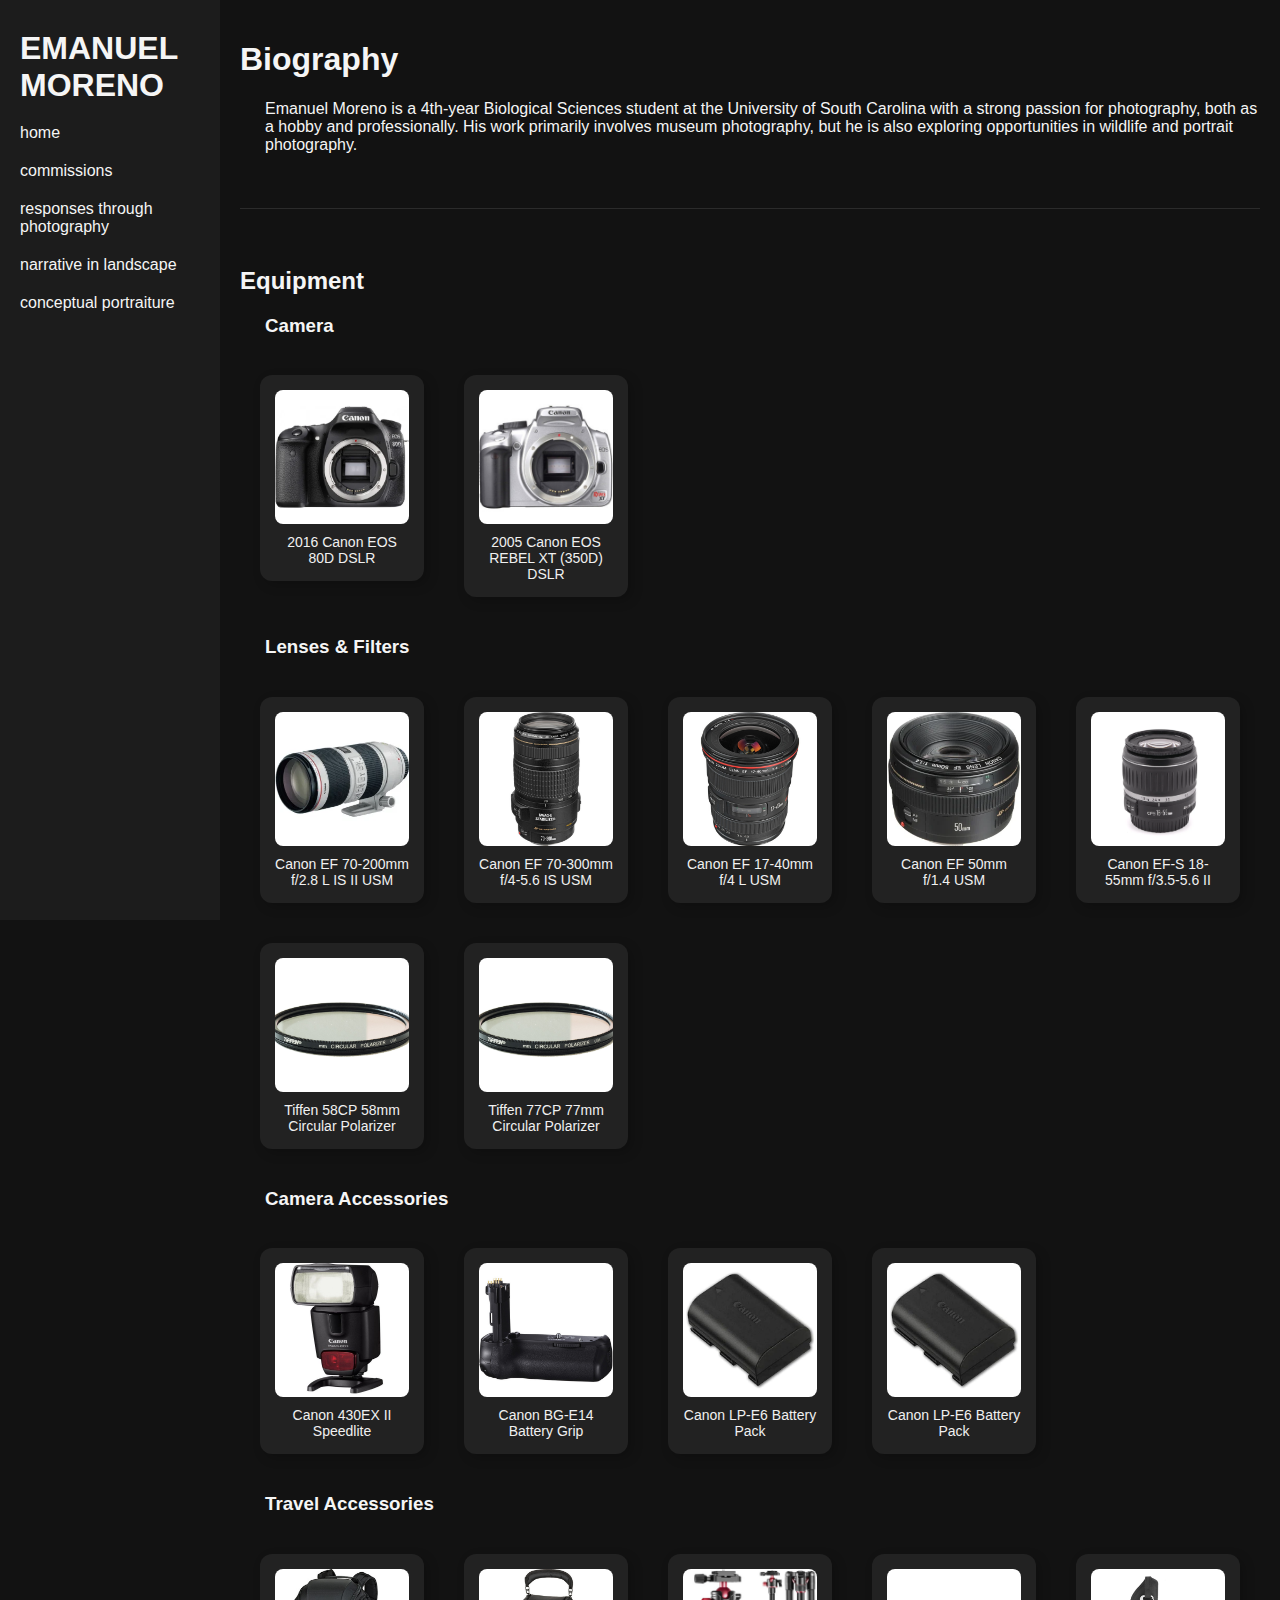
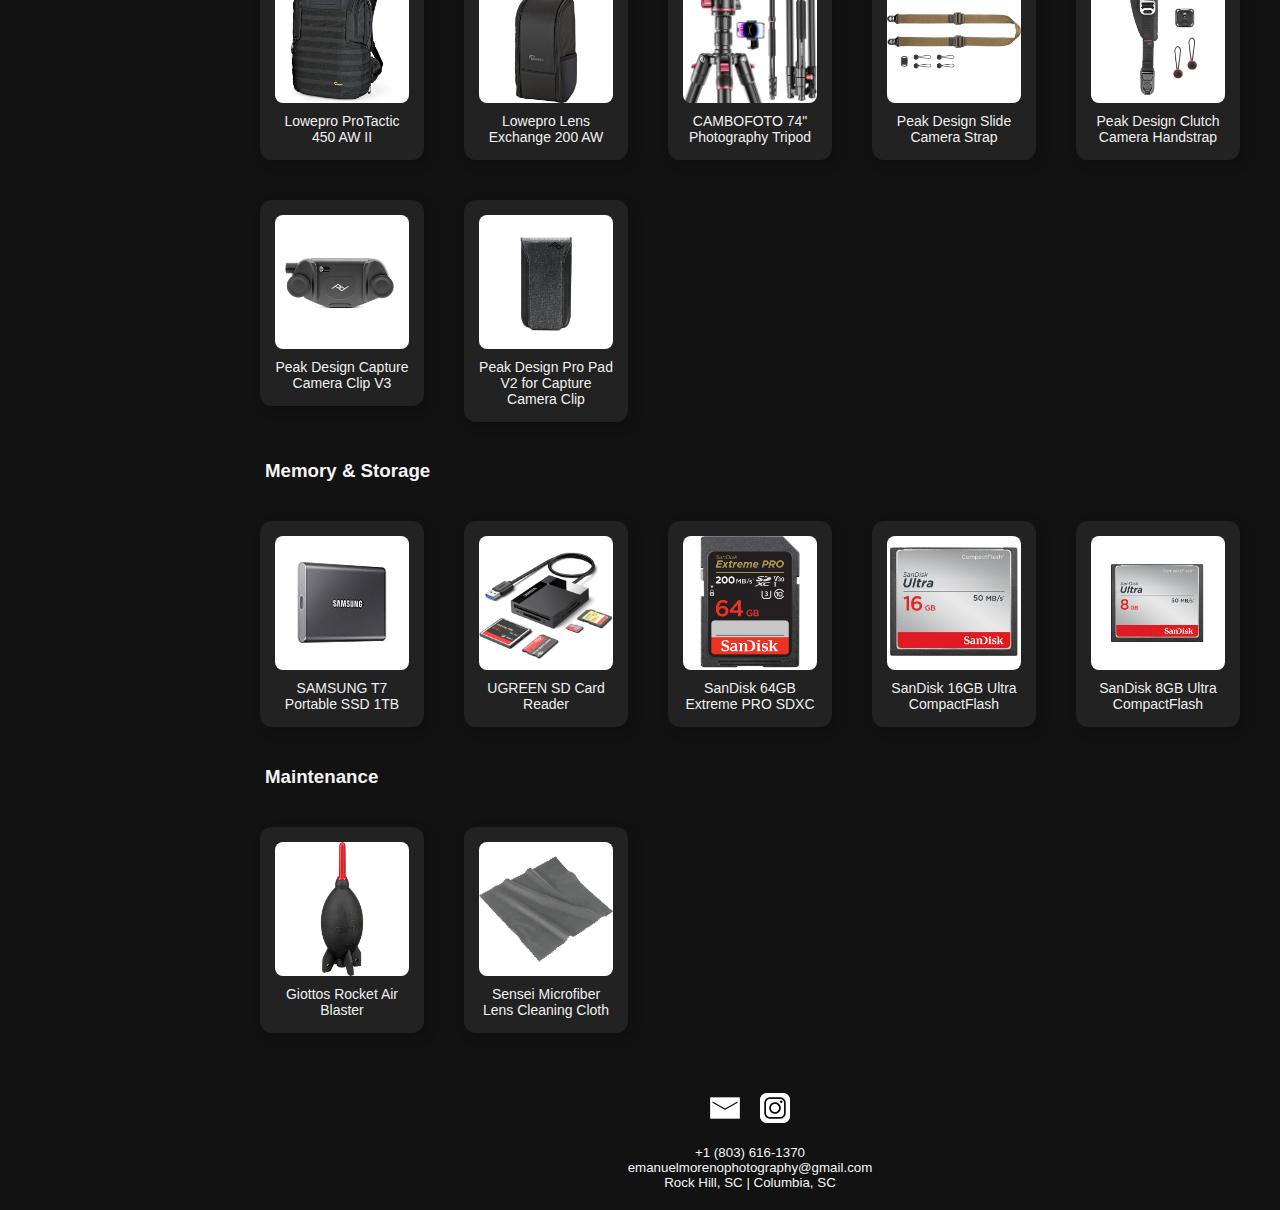
<file: index.html>
<!DOCTYPE html>
<html lang="en">
<head>
    <meta charset="UTF-8">
    <meta name="viewport" content="width=device-width, initial-scale=1.0">
    <title>zekeography | home</title>
    <link rel="icon" type="image/png" href="images/icona.png">
    <link rel="stylesheet" href="styles.css">
</head>
<body>
    <script src="scripts/toggleNav.js"></script>
    <button class="sidebar-toggle"></button>
    <div class="container">
        <nav id="sidebar" class="sidebar">
            <ul>
                <li class="sidebarname">EMANUEL MORENO</li>
                <li><a href="index.html">home</a></li>
                <li><a href="commissions.html">commissions</a></li>
                <li><a href="project1.html">responses through photography</a></li>
                <li><a href="project2.html">narrative in landscape</a></li>
                <li><a href="project3.html">conceptual portraiture</a></li>
            </ul>
        </nav>      

        <main class="content">
            <section id="home">
                <div>
                    <h1>Biography</h1>
                    <p class="ind">Emanuel Moreno is a 4th-year Biological Sciences student at the University of South Carolina with a strong passion for photography, both as a hobby and professionally. His work primarily involves museum photography, but he is also exploring opportunities in wildlife and portrait photography.</p>
                    <br><hr class="hr-style"><br>
                    <h2>Equipment</h2>
                        <div class="section">
                        <h3 class="ind">Camera</h3>
                        <div class="grid-container">
                            <div class="grid-item">
                                <img src="images/equipment/80d.png" alt="Camera">
                                <p>2016 Canon EOS 80D DSLR</p>
                            </div>
                            <div class="grid-item">
                                <img src="images/equipment/rebelxt.png" alt="Camera">
                                <p>2005 Canon EOS REBEL XT (350D) DSLR</p>
                            </div>
                        </div>
                    </div>
                    
                    <div class="section">
                        <h3 class="ind">Lenses & Filters</h3>
                        <div class="grid-container">
                            <div class="grid-item">
                                <img src="images/equipment/70-200mm.png" alt="Lens">
                                <p>Canon EF 70-200mm f/2.8 L IS II USM</p>
                            </div>
                            <div class="grid-item">
                                <img src="images/equipment/70-300mm.png" alt="Lens">
                                <p>Canon EF 70-300mm f/4-5.6 IS USM</p>
                            </div>
                            <div class="grid-item">
                                <img src="images/equipment/17-40mm.png" alt="Lens">
                                <p>Canon EF 17-40mm f/4 L USM</p>
                            </div>
                            <div class="grid-item">
                                <img src="images/equipment/50mm.png" alt="Lens">
                                <p>Canon EF 50mm f/1.4 USM</p>
                            </div>
                            <div class="grid-item">
                                <img src="images/equipment/18-55mm.png" alt="Lens">
                                <p>Canon EF-S 18-55mm f/3.5-5.6 II</p>
                            </div>
                            <div class="grid-item">
                                <img src="images/equipment/tiffen_58mm_cpl.png" alt="Lens">
                                <p>Tiffen 58CP 58mm Circular Polarizer</p>
                            </div>
                            <div class="grid-item">
                                <img src="images/equipment/tiffen_77mm_cpl.png" alt="Lens">
                                <p>Tiffen 77CP 77mm Circular Polarizer</p>
                            </div>
                        </div>
                    </div>

                    <div class="section">
                        <h3 class="ind">Camera Accessories</h3>
                        <div class="grid-container">
                            <div class="grid-item">
                                <img src="images/equipment/speedlite.png" alt="Flash">
                                <p>Canon 430EX II Speedlite</p>
                            </div>
                            <div class="grid-item">
                                <img src="images/equipment/battery_grip.png" alt="Flash">
                                <p>Canon BG-E14 Battery Grip</p>
                            </div>
                            <div class="grid-item">
                                <img src="images/equipment/battery_pack.png" alt="Flash">
                                <p>Canon LP-E6 Battery Pack</p>
                            </div>
                            <div class="grid-item">
                                <img src="images/equipment/battery_pack.png" alt="Flash">
                                <p>Canon LP-E6 Battery Pack</p>
                            </div>
                        </div>
                    </div>
                    
                    <div class="section">
                        <h3 class="ind">Travel Accessories</h3>
                        <div class="grid-container">
                            <div class="grid-item">
                                <img src="images/equipment/lowepro_protactic.png" alt="Bag">
                                <p>Lowepro ProTactic 450 AW II</p>
                            </div>
                            <div class="grid-item">
                                <img src="images/equipment/lowepro_lens_exchange.png" alt="Bag">
                                <p>Lowepro Lens Exchange 200 AW</p>
                            </div>

                            <div class="grid-item">
                                <img src="images/equipment/tripod.png" alt="Tripod">
                                <p>CAMBOFOTO 74" Photography Tripod</p>
                            </div>
                            <div class="grid-item">
                                <img src="images/equipment/pd_slide.png" alt="Lens">
                                <p>Peak Design Slide Camera Strap</p>
                            </div>
                            <div class="grid-item">
                                <img src="images/equipment/pd_clutch.png" alt="Lens">
                                <p>Peak Design Clutch Camera Handstrap</p>
                            </div>
                            <div class="grid-item">
                                <img src="images/equipment/pd_clip.png" alt="Lens">
                                <p>Peak Design Capture Camera Clip V3</p>
                            </div>
                            <div class="grid-item">
                                <img src="images/equipment/pd_pad.png" alt="Lens">
                                <p>Peak Design Pro Pad V2 for Capture Camera Clip</p>
                            </div>
                        </div>
                    </div>
                    
                    <div class="section">
                        <h3 class="ind">Memory & Storage</h3>
                        <div class="grid-container">
                            <div class="grid-item">
                                <img src="images/equipment/samsung_t7.png" alt="Storage">
                                <p>SAMSUNG T7 Portable SSD 1TB</p>
                            </div>
                            <div class="grid-item">
                                <img src="images/equipment/ugreen_reader.png" alt="Lens">
                                <p>UGREEN SD Card Reader</p>
                            </div>
                            <div class="grid-item">
                                <img src="images/equipment/sandisk_64.png" alt="Storage">
                                <p>SanDisk 64GB Extreme PRO SDXC</p>
                            </div>
                            <div class="grid-item">
                                <img src="images/equipment/sandisk_16.png" alt="Storage">
                                <p>SanDisk 16GB Ultra CompactFlash</p>
                            </div>
                            <div class="grid-item">
                                <img src="images/equipment/sandisk_8.png" alt="Storage">
                                <p>SanDisk 8GB Ultra CompactFlash</p>
                            </div>
                        </div>
                    </div>
                    
                    <div class="section">
                        <h3 class="ind">Maintenance</h3>
                        <div class="grid-container">
                            <div class="grid-item">
                                <img src="images/equipment/giottos_rocket.png" alt="Cleaning">
                                <p>Giottos Rocket Air Blaster</p>
                            </div>
                            <div class="grid-item">
                                <img src="images/equipment/sensei_microfiber.png" alt="Cleaning">
                                <p>Sensei Microfiber Lens Cleaning Cloth</p>
                            </div>
                        </div>
                    </div>
                </div>
            </section>
        </main>
    </div>
    <div id="footer"></div>
    <script src="scripts/loadFooter.js"></script>
</body>
</html>
</file>
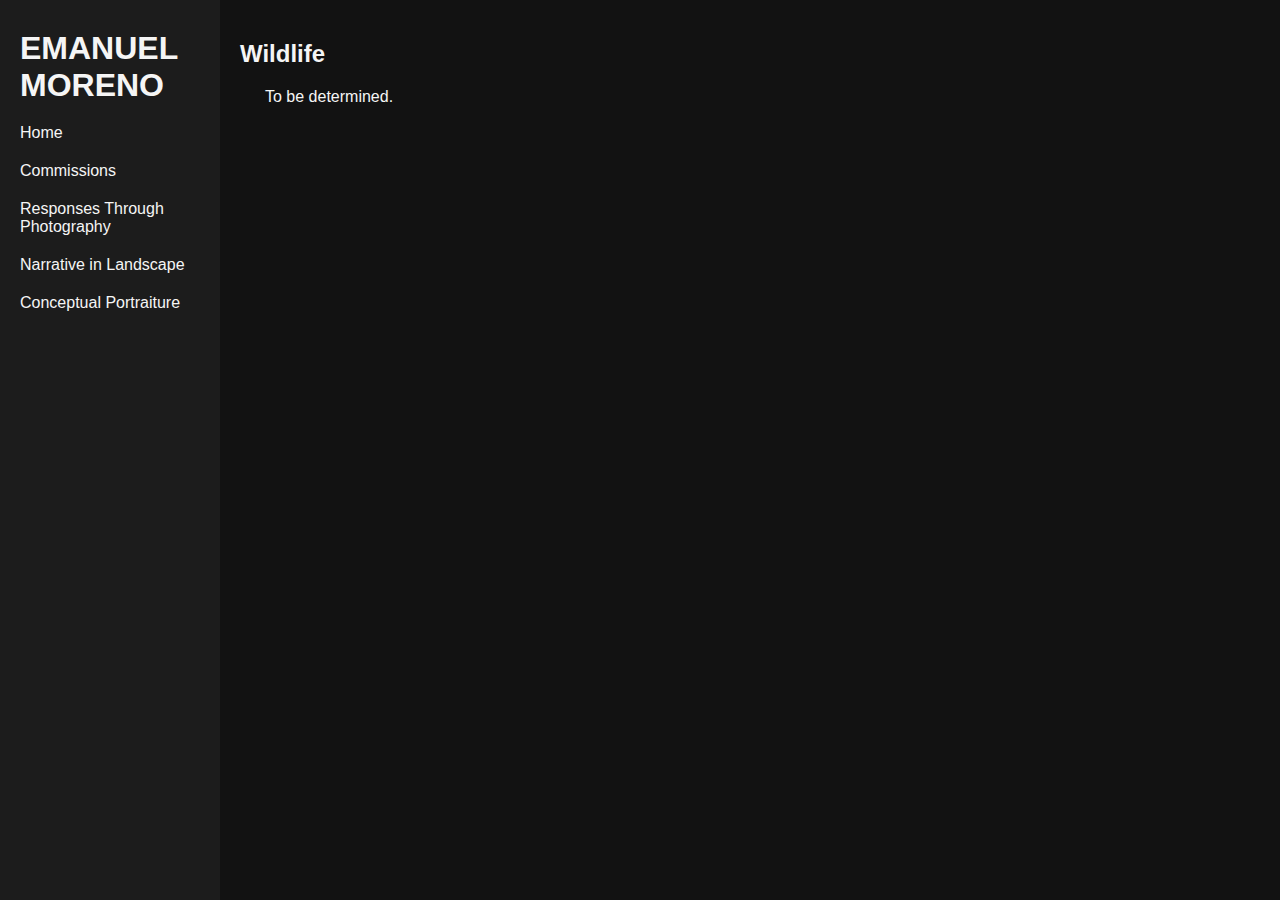
<file: wildlife.html>
<!DOCTYPE html>
<html lang="en">
<head>
    <meta charset="UTF-8">
    <meta name="viewport" content="width=device-width, initial-scale=1.0">
    <title>Wildlife</title>
    <link rel="stylesheet" href="styles.css">
</head>
<body>
    <div class="container">
        <nav class="sidebar">
            <ul>
                <li class="sidebarname">EMANUEL MORENO</li>
                <li><a href="index.html">Home</a></li>
                <li><a href="commissions.html">Commissions</a></li>
                <li><a href="project1.html">Responses Through Photography</a></li>
                <li><a href="project2.html">Narrative in Landscape</a></li>
                <li><a href="project3.html">Conceptual Portraiture</a></li>
            </ul>
        </nav>

        <main class="content">
            <section id="wildlife">
                <h2>Wildlife</h2>
                <p class="ind">To be determined.</p>
            </section>
        </main>
    </div>

    <div id="imageModal" class="modal">
        <span class="close">&times;</span>
        <img id="modalImage">
    </div>    

    <script src="scripts/modalDisplay.js"></script></body>
</html>
</file>
<file: styles.css>
body {
    margin: 0;
    font-family: Arial, sans-serif;
    background-color: #121212 ;
}

.container {
    display: flex;
}

.sidebar {
    width: 200px;
    background-color: #1C1C1C ;
    padding: 10px;
    position: fixed;
    height: 100%;
    left: 0;
    transition: left 0.3s ease;
}

.sidebar ul {
    list-style-type: none;
    padding: 0;
    margin-left: 10px;
    margin-right: 10px;
}

.sidebar ul li {
    margin: 20px 0;
}

.sidebar ul li a {
    color: #F5F5F5 ;
    text-decoration: none;
}

.sidebarname {
    color: #F5F5F5 ;
    text-decoration: none;
    font-size: 24pt;
    font-weight: bold;
}

.sidebar ul li a:hover {
    text-decoration: underline;
}

.sidebar.closed {
    left: -220px;
}

.sidebar-toggle {
    display: none;
    width: 30px;
    height: 60px;
    font-size: 16px;
    background-color: #333;
    color: #F5F5F5 ;
    border: none;
    cursor: pointer;
    position: fixed;
    top: 50%;
    transform: translateY(-50%);
    z-index: 1000;
    transition: left 0.3s ease;
}

.content {
    padding: 20px;
    width: 100%;
    margin-left: 220px;
}

.ind {
    margin-left: 25px;
}

.grid-container {
    display: grid;
    grid-template-columns: repeat(auto-fill, minmax(150px, 1fr));
    gap: 40px;
    padding: 20px;
    max-width: 100%;
    margin: 0;
    justify-content: start;
}

.grid-item {
    background: #222;
    width: 100%;
    aspect-ratio: 1 / 1;
    padding: 15px;
    border-radius: 12px;
    box-shadow: 4px 4px 12px rgba(0, 0, 0, 0.2);
    display: flex;
    flex-direction: column;
    align-items: center;
    justify-content: center;
    transition: transform 0.2s ease-in-out, box-shadow 0.2s ease-in-out;
    box-sizing: border-box;
}

.grid-item:hover {
    transform: scale(1.05);
    box-shadow: 6px 6px 15px rgba(0, 0, 0, 0.3);
}

.grid-item img {
    width: 100%;
    height: 100%;
    aspect-ratio: 1 / 1;
    object-fit: cover;
    margin-bottom: 10px;
    border-radius: 8px;
}

.grid-item p {
    color: #f0f0f0;
    font-size: 14px;
    font-weight: 500;
    margin: 0;
    text-align: center;
}

.gallery {
    display: flex;
    flex-wrap: wrap;
    justify-content: space-between;
}

.gallery-item {
    width: 48%;
    margin: 1% 0;
    display: flex;
    flex-direction: column;
    align-items: center;
}

.gallery-item img {
    width: 100%;
    height: 100%;
    max-height: 100%;
    object-fit: cover;
    cursor: pointer;
    transition: filter 0.3s ease;
}

.gallery-item img:hover {
    filter: brightness(70%);
}

.gallery-item p {
    display: none;
    margin-top: 10px;
    text-align: center;
    color: #F5F5F5 ;
}

/* Modal styling */
.modal {
    display: none;
    position: fixed;
    top: 0;
    left: 0;
    width: 100%;
    height: 100%;
    background: rgba(0, 0, 0, 0.8);
    z-index: 1000;
    justify-content: center;
    align-items: center;
    opacity: 0;
    transition: opacity 0.3s ease;
}

.modal.active {
    display: flex;
    opacity: 1;
}

.modal img {
    max-width: 80%;
    max-height: 80%;
    object-fit: contain;
    z-index: 1;
    transition: transform 0.5s ease; 
}

/* Rotate image classes */
.rotate-90 {
    transform: rotate(90deg);
}

.rotate-180 {
    transform: rotate(180deg);
}

.rotate-270 {
    transform: rotate(270deg);
}

.rotate-360 {
    transform: rotate(360deg);
}

/* Modal controls for rotation */
.modal-controls {
    text-align: center;
    z-index: 10;
    position: fixed;
    bottom: 75px;
    left: 50%;
    transform: translateX(-50%);
}

.modal-controls button {
    background-color: #333;
    color: #F5F5F5;
    border: none;
    padding: 10px;
    margin: 5px;
    cursor: pointer;
    font-size: 16px;
}

.modal-controls button:hover {
    background-color: #555;
}

.blurred {
    filter: blur(5px);
}

.close {
    position: absolute;
    top: 20px;
    right: 30px;
    color: #F5F5F5;
    font-size: 40px;
    cursor: pointer;
    z-index: 10;
}

p, h1, h2, h3, footer, label {
    color: #F5F5F5 ;
}

table {
    width: calc(100%-220px);
    text-align: center;
    border-collapse: collapse;
    font-family: system-ui;
}
tr, td {
    color: #F5F5F5 ;
    border: 1px solid #F5F5F5 ;
    padding: .5ch 1ch;
    width: 150px;
}

th {
    background: #F5F5F5 ;
    color: black;
}

#centertable {
    margin-left: auto;
    margin-right: auto;
}

.hr-style {
    border: none;
    height: 1px;
    background-color: #2B2B2B;
    margin: 20px 0;
}

footer {
    padding: 20px;
    margin-left: 220px;
    box-sizing: border-box;
}

.social-icons {
    width: calc(100%-220px);
    display: flex;
    justify-content: center;
    gap: 20px;
}

small {
    display: block;
    text-align: center;
}

/* Mobile View */
@media (max-width: 800px) {
    .sidebar {
        left: -220px;
    }

    .sidebar.open {
        left: 0;
    }

    .sidebar-toggle {
        display: block;
        left: 0;
    }

    .content {
        padding: 20px;
        margin-left: 0;
    }

    footer {
        margin-left: 0px;
    }
}

/* Image rotation handling for modal */
@media (max-width: 600px) {
    .modal-content {
        max-width: 100%;
        max-height: 100%;
    }

    .modal-controls button {
        font-size: 14px;
        padding: 8px;
    }
}
</file>
